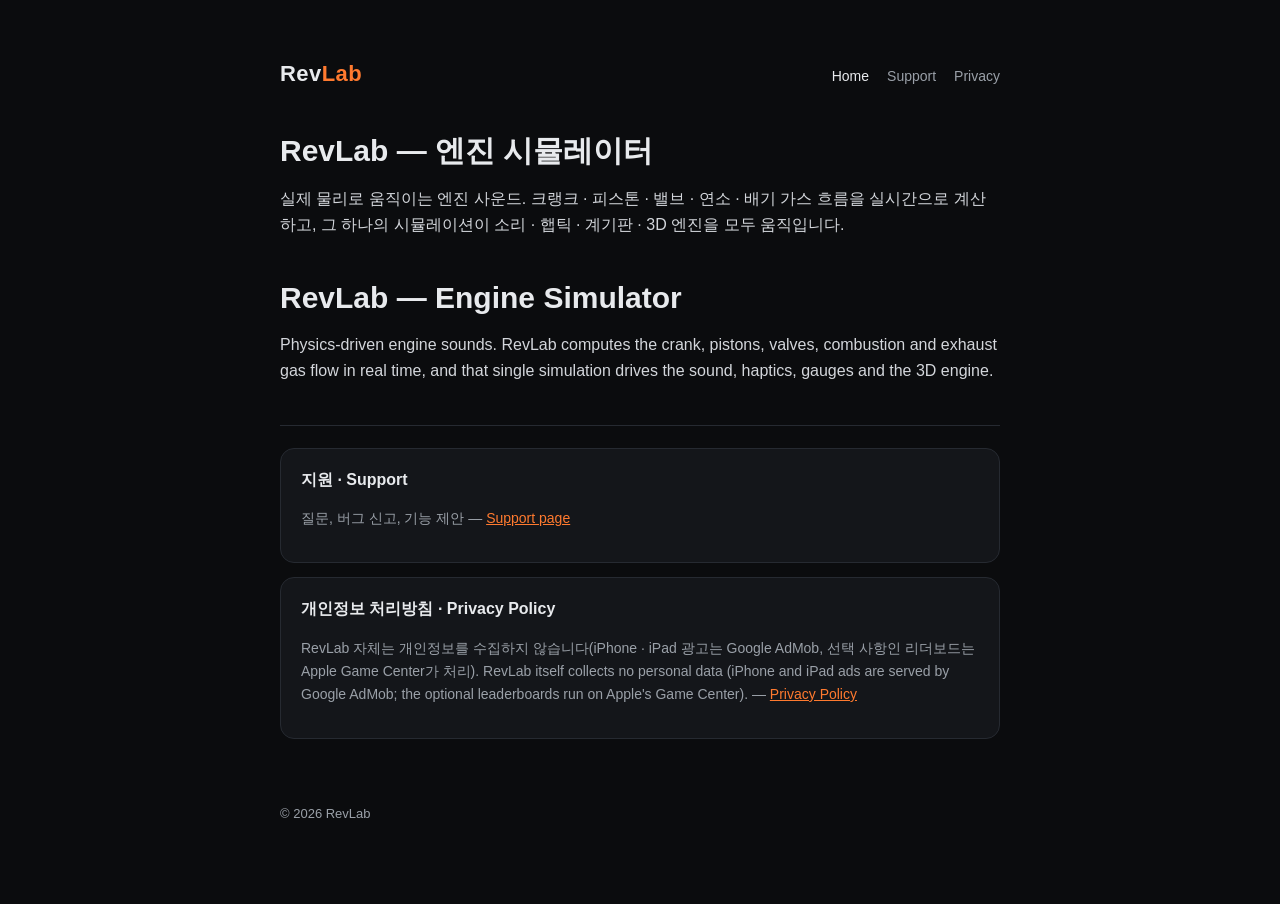
<file: index.html>
<!doctype html>
<html lang="ko">
<head>
<meta charset="utf-8">
<meta name="viewport" content="width=device-width, initial-scale=1">
<title>RevLab — 엔진 시뮬레이터</title>
<meta name="description" content="RevLab: 실제 물리로 움직이는 엔진 사운드. Physics-driven engine sounds.">
<link rel="stylesheet" href="style.css">
</head>
<body>
<main>
  <header>
    <a class="brand" href="./">Rev<span>Lab</span></a>
    <nav><a href="./" aria-current="page">Home</a><a href="support.html">Support</a><a href="privacy.html">Privacy</a></nav>
  </header>

  <h1>RevLab — 엔진 시뮬레이터</h1>
  <p>실제 물리로 움직이는 엔진 사운드. 크랭크 · 피스톤 · 밸브 · 연소 · 배기 가스 흐름을 실시간으로 계산하고, 그 하나의 시뮬레이션이 소리 · 햅틱 · 계기판 · 3D 엔진을 모두 움직입니다.</p>

  <h1 style="margin-top:40px">RevLab — Engine Simulator</h1>
  <p>Physics-driven engine sounds. RevLab computes the crank, pistons, valves, combustion and exhaust gas flow in real time, and that single simulation drives the sound, haptics, gauges and the 3D engine.</p>

  <section>
    <div class="card">
      <strong>지원 · Support</strong>
      <p class="muted">질문, 버그 신고, 기능 제안 — <a href="support.html">Support page</a></p>
    </div>
    <div class="card">
      <strong>개인정보 처리방침 · Privacy Policy</strong>
      <p class="muted">RevLab 자체는 개인정보를 수집하지 않습니다(iPhone · iPad 광고는 Google AdMob, 선택 사항인 리더보드는 Apple Game Center가 처리). RevLab itself collects no personal data (iPhone and iPad ads are served by Google AdMob; the optional leaderboards run on Apple's Game Center). — <a href="privacy.html">Privacy Policy</a></p>
    </div>
  </section>

  <footer>© 2026 RevLab</footer>
</main>
</body>
</html>
</file>
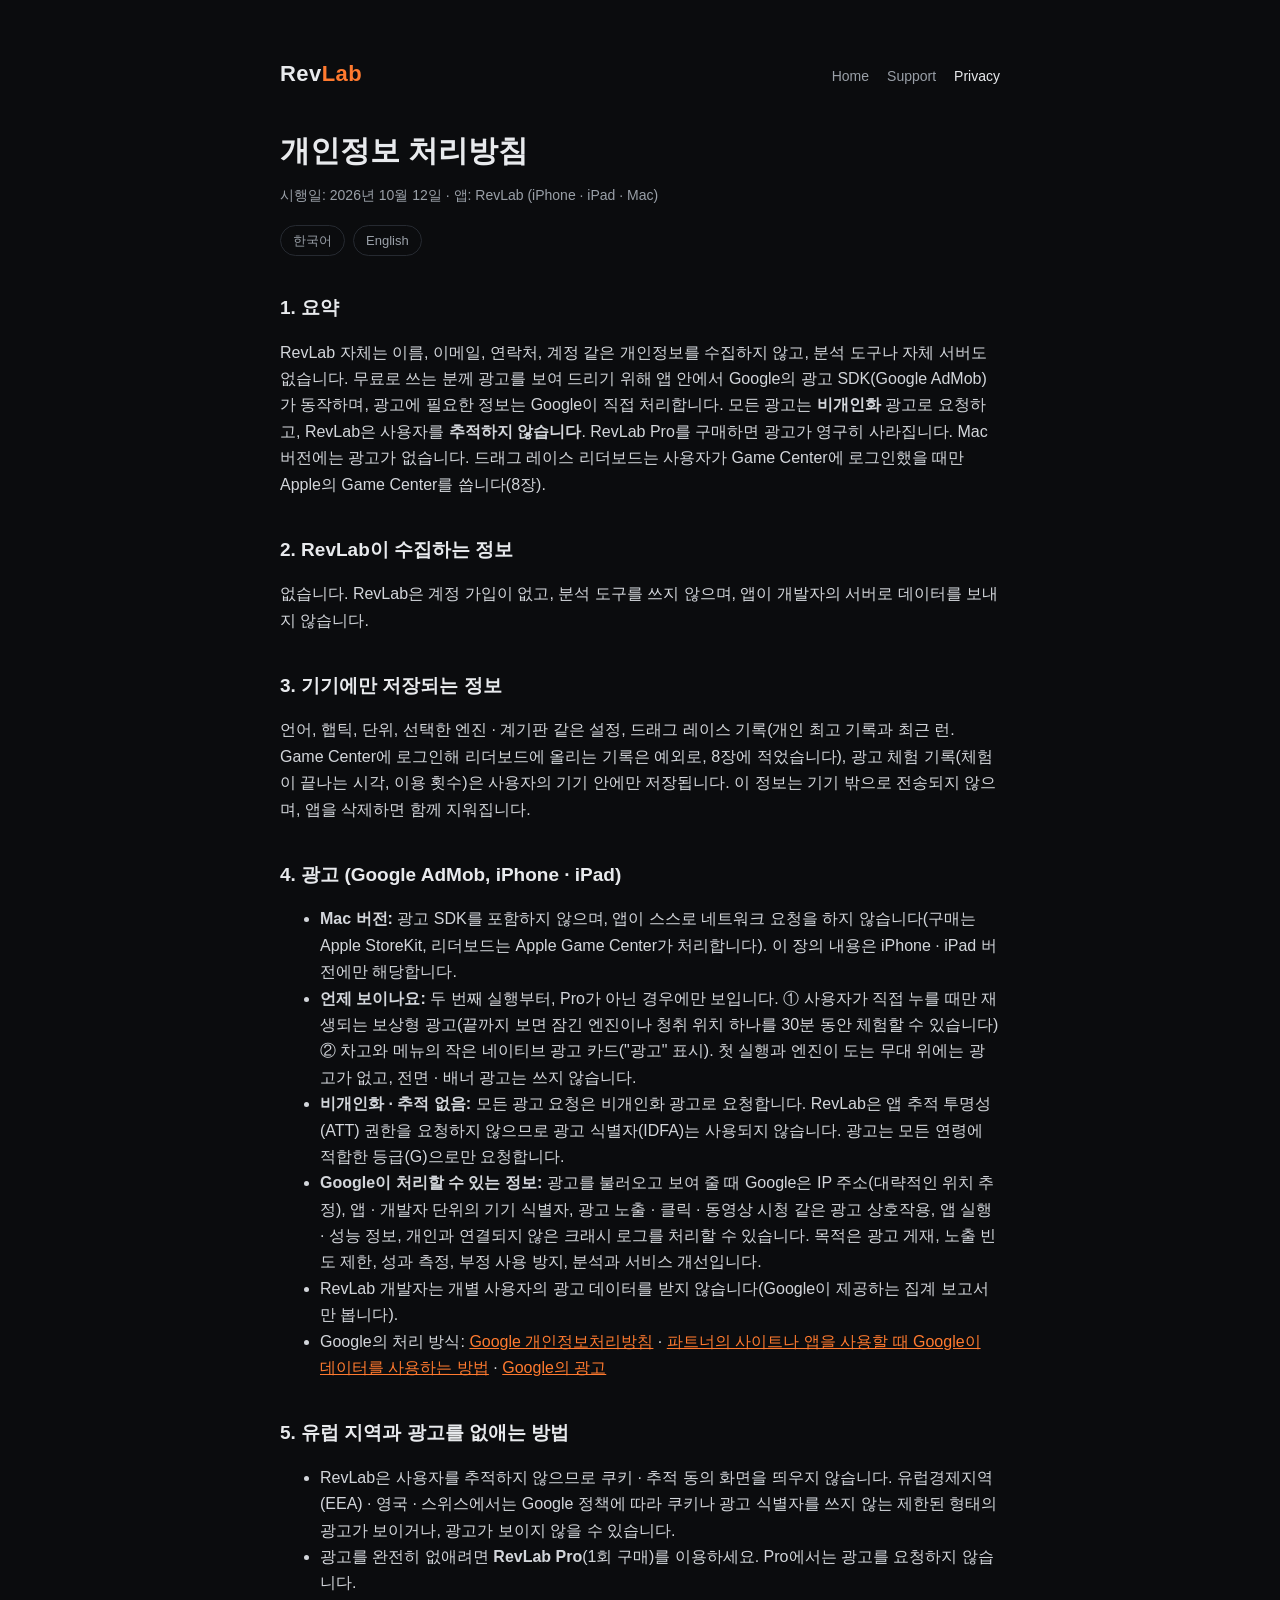
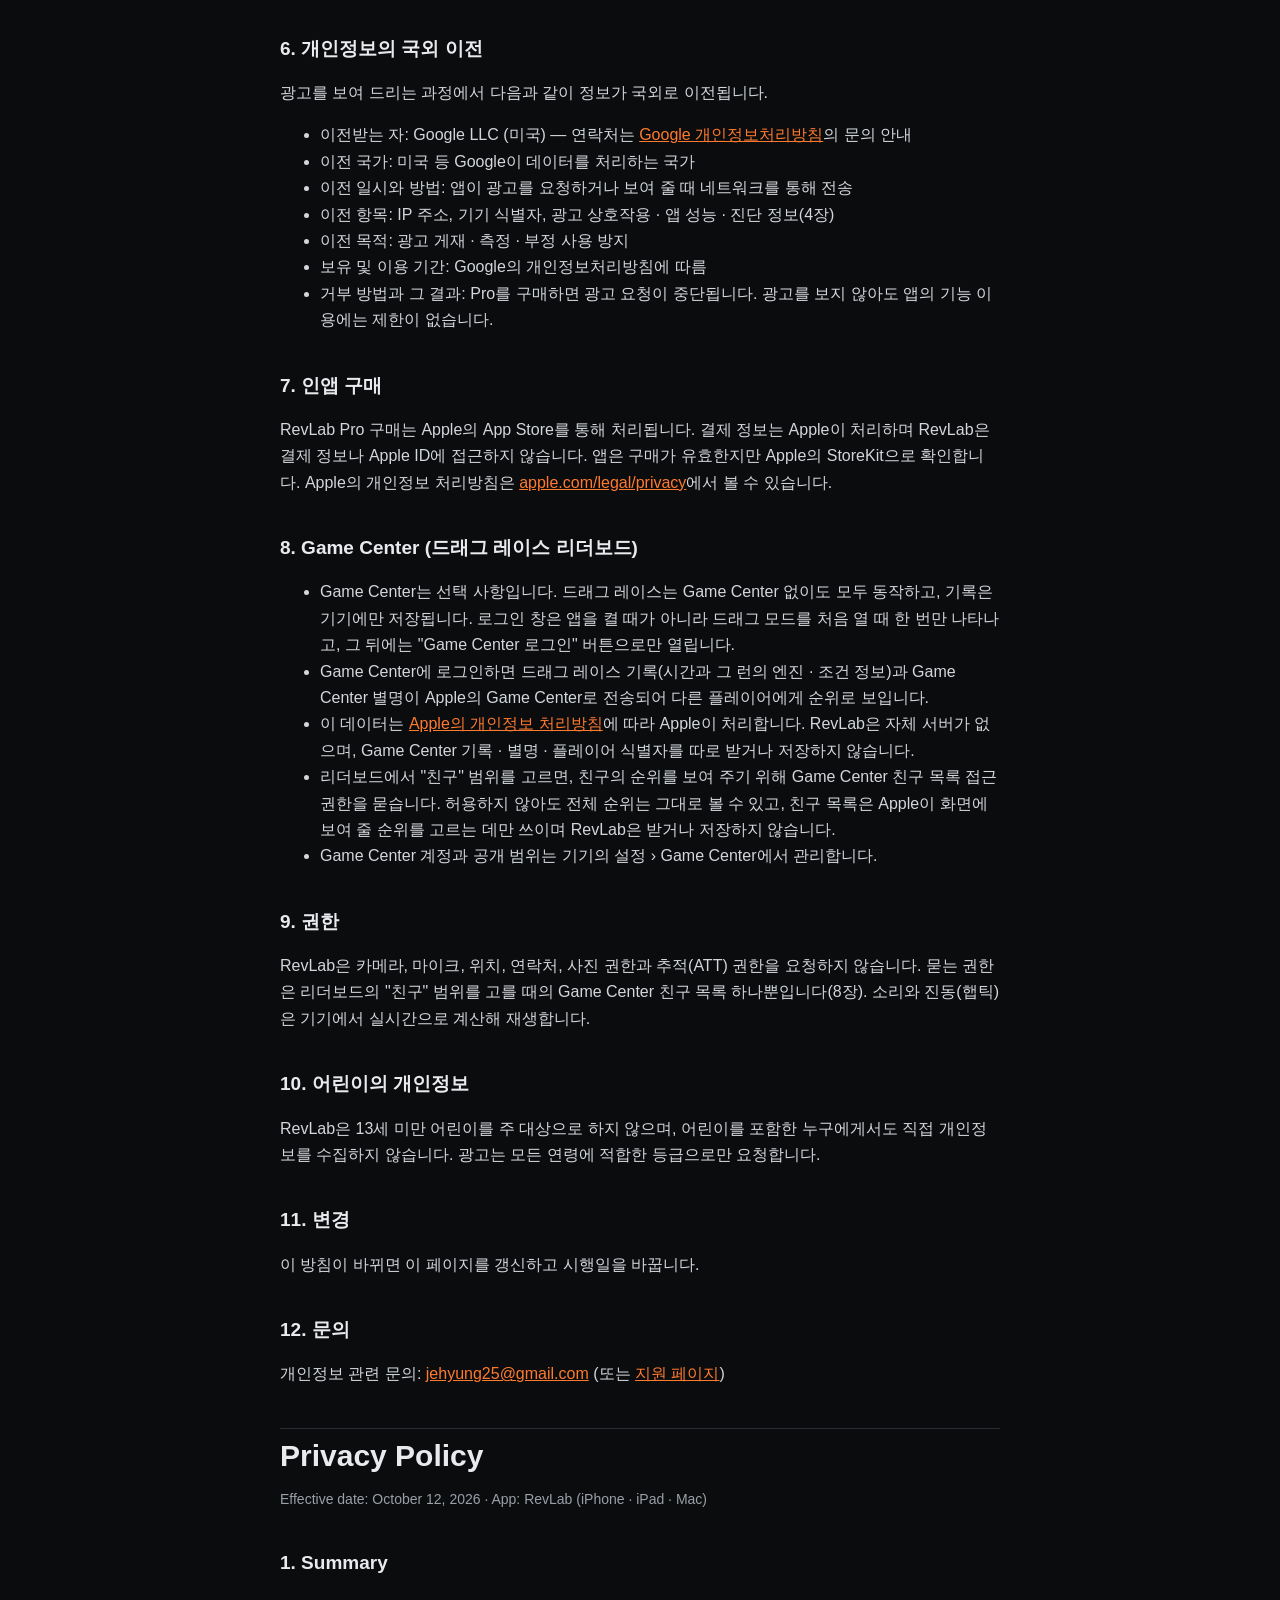
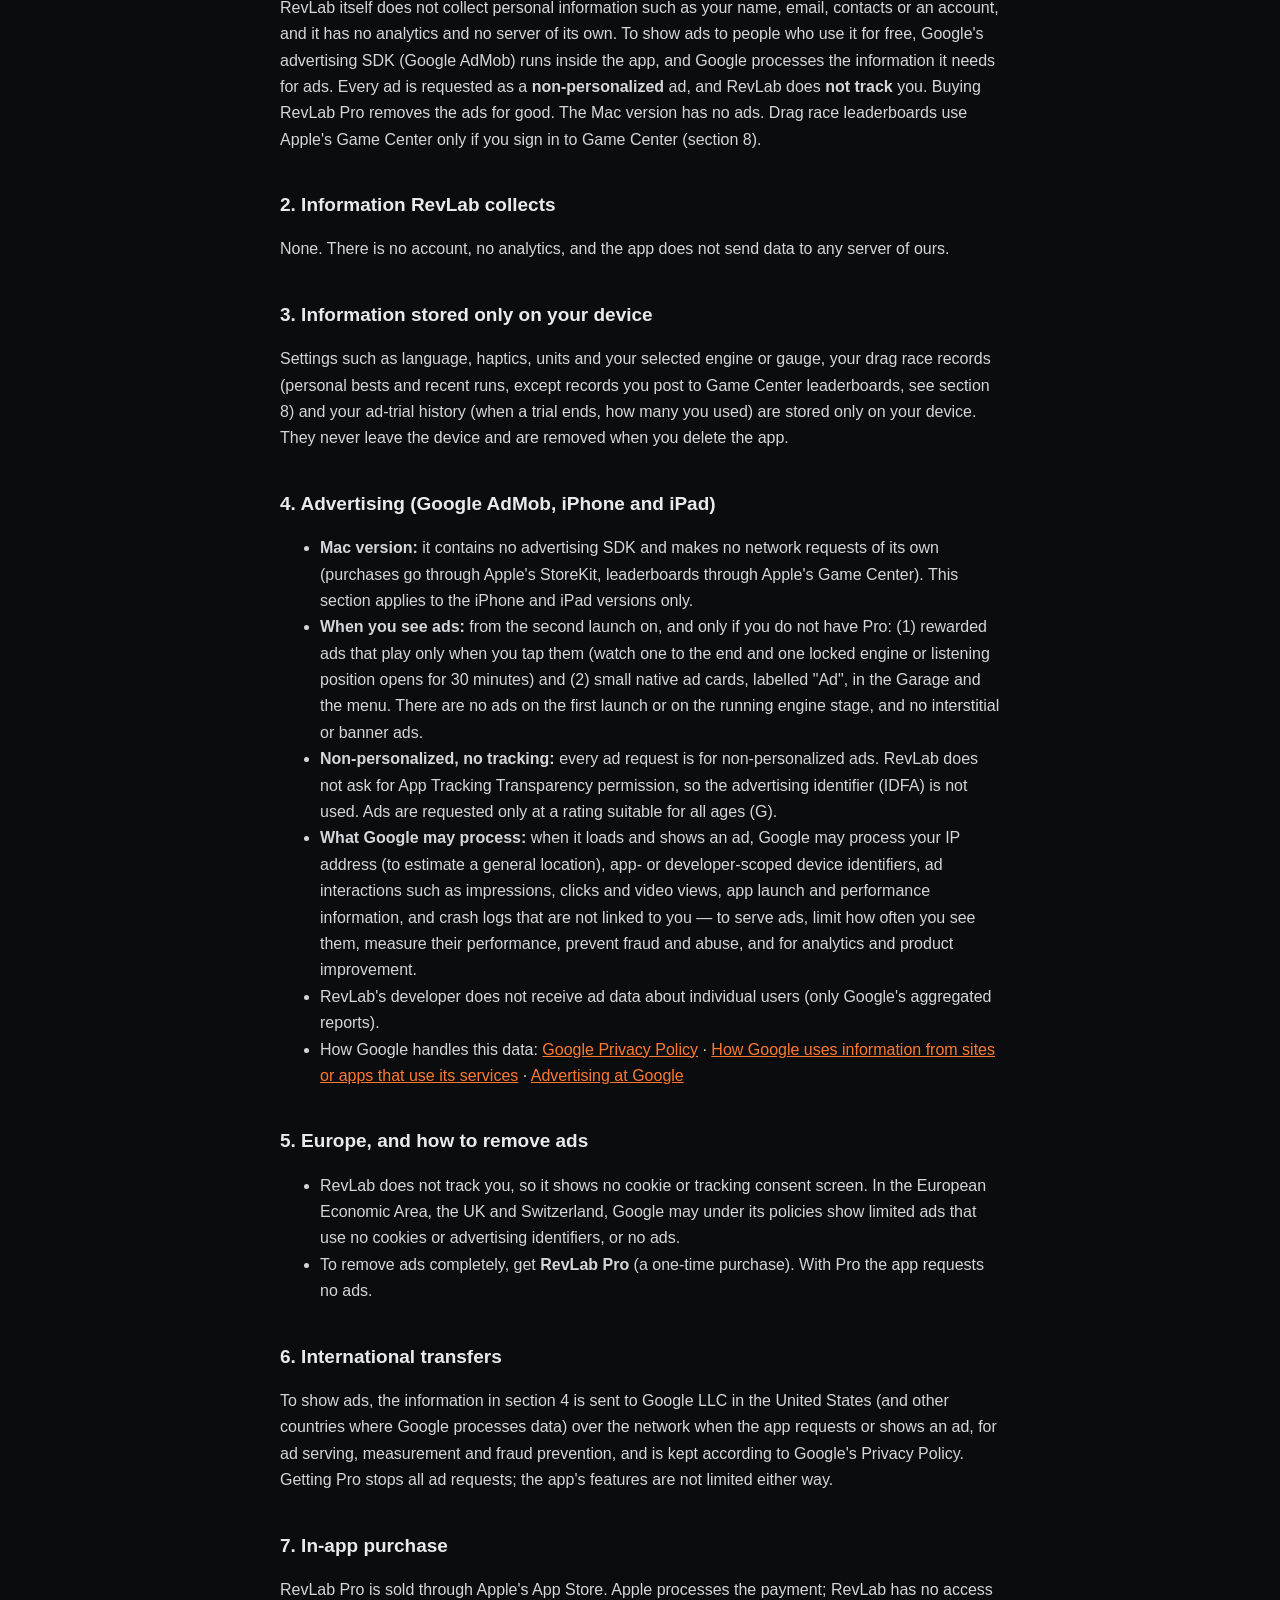
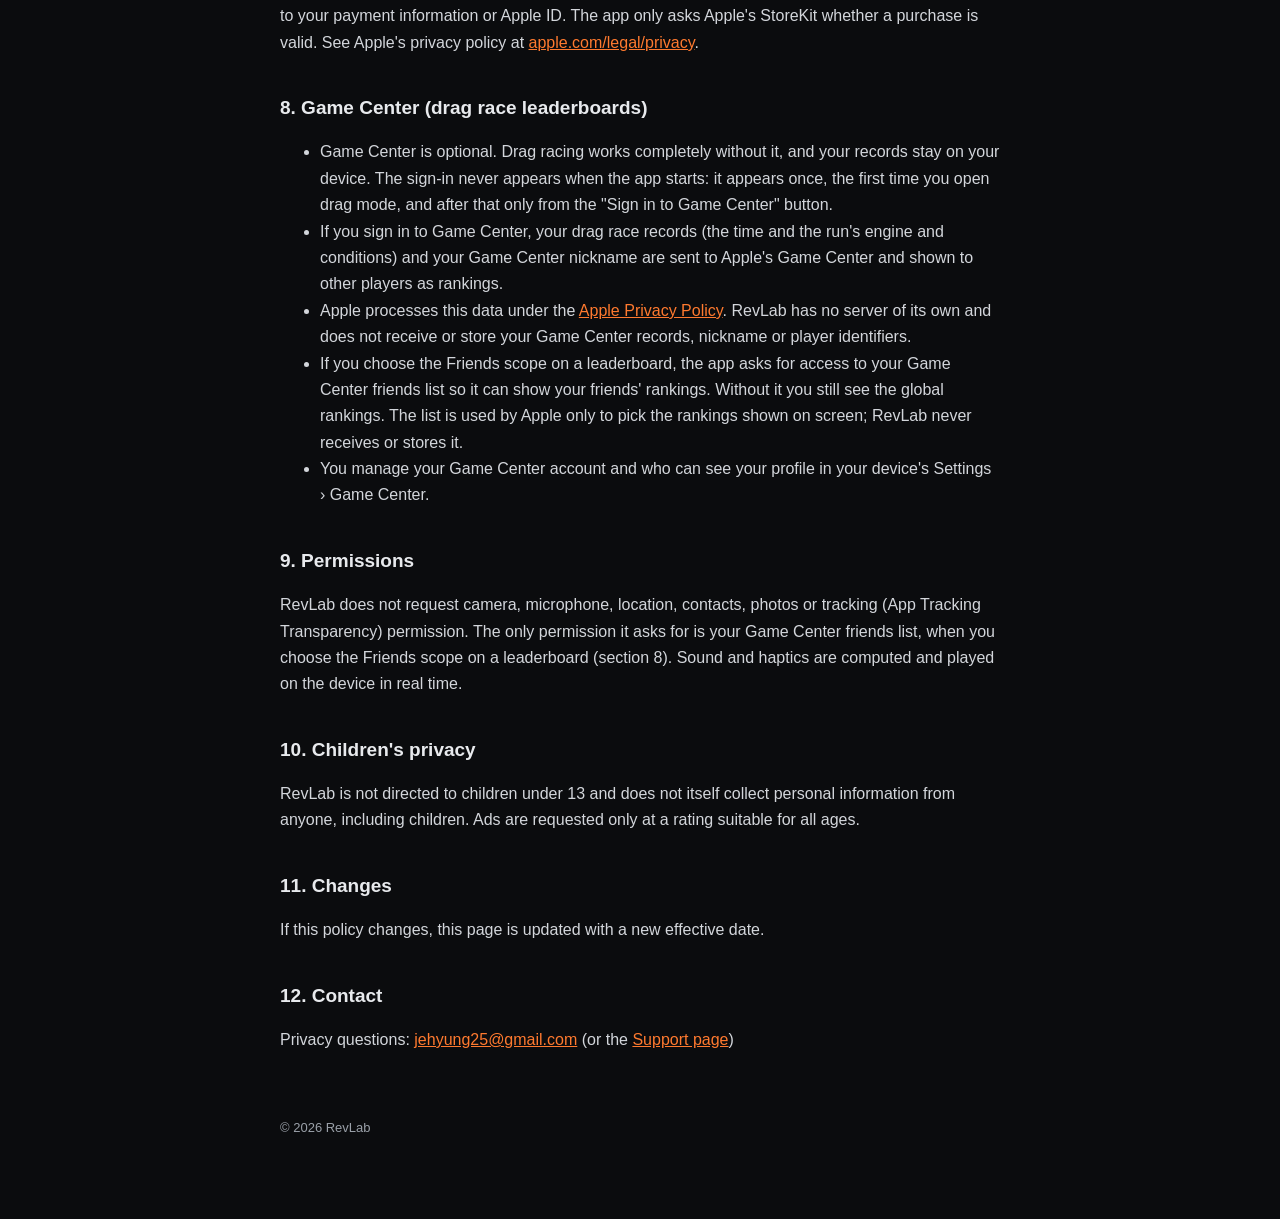
<file: privacy.html>
<!doctype html>
<html lang="ko">
<head>
<meta charset="utf-8">
<meta name="viewport" content="width=device-width, initial-scale=1">
<title>RevLab — 개인정보 처리방침 · Privacy Policy</title>
<link rel="stylesheet" href="style.css">
</head>
<body>
<main>
  <header>
    <a class="brand" href="./">Rev<span>Lab</span></a>
    <nav><a href="./">Home</a><a href="support.html">Support</a><a href="privacy.html" aria-current="page">Privacy</a></nav>
  </header>

  <h1>개인정보 처리방침</h1>
  <p class="muted">시행일: 2026년 10월 12일 · 앱: RevLab (iPhone · iPad · Mac)</p>
  <div class="lang"><a href="#ko">한국어</a><a href="#en">English</a></div>

  <div id="ko">
    <h2>1. 요약</h2>
    <p>RevLab 자체는 이름, 이메일, 연락처, 계정 같은 개인정보를 수집하지 않고, 분석 도구나 자체 서버도 없습니다. 무료로 쓰는 분께 광고를 보여 드리기 위해 앱 안에서 Google의 광고 SDK(Google AdMob)가 동작하며, 광고에 필요한 정보는 Google이 직접 처리합니다. 모든 광고는 <strong>비개인화</strong> 광고로 요청하고, RevLab은 사용자를 <strong>추적하지 않습니다</strong>. RevLab Pro를 구매하면 광고가 영구히 사라집니다. Mac 버전에는 광고가 없습니다. 드래그 레이스 리더보드는 사용자가 Game Center에 로그인했을 때만 Apple의 Game Center를 씁니다(8장).</p>
    <h2>2. RevLab이 수집하는 정보</h2>
    <p>없습니다. RevLab은 계정 가입이 없고, 분석 도구를 쓰지 않으며, 앱이 개발자의 서버로 데이터를 보내지 않습니다.</p>
    <h2>3. 기기에만 저장되는 정보</h2>
    <p>언어, 햅틱, 단위, 선택한 엔진 · 계기판 같은 설정, 드래그 레이스 기록(개인 최고 기록과 최근 런. Game Center에 로그인해 리더보드에 올리는 기록은 예외로, 8장에 적었습니다), 광고 체험 기록(체험이 끝나는 시각, 이용 횟수)은 사용자의 기기 안에만 저장됩니다. 이 정보는 기기 밖으로 전송되지 않으며, 앱을 삭제하면 함께 지워집니다.</p>
    <h2>4. 광고 (Google AdMob, iPhone · iPad)</h2>
    <ul>
      <li><strong>Mac 버전:</strong> 광고 SDK를 포함하지 않으며, 앱이 스스로 네트워크 요청을 하지 않습니다(구매는 Apple StoreKit, 리더보드는 Apple Game Center가 처리합니다). 이 장의 내용은 iPhone · iPad 버전에만 해당합니다.</li>
      <li><strong>언제 보이나요:</strong> 두 번째 실행부터, Pro가 아닌 경우에만 보입니다. ① 사용자가 직접 누를 때만 재생되는 보상형 광고(끝까지 보면 잠긴 엔진이나 청취 위치 하나를 30분 동안 체험할 수 있습니다) ② 차고와 메뉴의 작은 네이티브 광고 카드("광고" 표시). 첫 실행과 엔진이 도는 무대 위에는 광고가 없고, 전면 · 배너 광고는 쓰지 않습니다.</li>
      <li><strong>비개인화 · 추적 없음:</strong> 모든 광고 요청은 비개인화 광고로 요청합니다. RevLab은 앱 추적 투명성(ATT) 권한을 요청하지 않으므로 광고 식별자(IDFA)는 사용되지 않습니다. 광고는 모든 연령에 적합한 등급(G)으로만 요청합니다.</li>
      <li><strong>Google이 처리할 수 있는 정보:</strong> 광고를 불러오고 보여 줄 때 Google은 IP 주소(대략적인 위치 추정), 앱 · 개발자 단위의 기기 식별자, 광고 노출 · 클릭 · 동영상 시청 같은 광고 상호작용, 앱 실행 · 성능 정보, 개인과 연결되지 않은 크래시 로그를 처리할 수 있습니다. 목적은 광고 게재, 노출 빈도 제한, 성과 측정, 부정 사용 방지, 분석과 서비스 개선입니다.</li>
      <li>RevLab 개발자는 개별 사용자의 광고 데이터를 받지 않습니다(Google이 제공하는 집계 보고서만 봅니다).</li>
      <li>Google의 처리 방식: <a href="https://policies.google.com/privacy">Google 개인정보처리방침</a> · <a href="https://policies.google.com/technologies/partner-sites">파트너의 사이트나 앱을 사용할 때 Google이 데이터를 사용하는 방법</a> · <a href="https://policies.google.com/technologies/ads">Google의 광고</a></li>
    </ul>
    <h2>5. 유럽 지역과 광고를 없애는 방법</h2>
    <ul>
      <li>RevLab은 사용자를 추적하지 않으므로 쿠키 · 추적 동의 화면을 띄우지 않습니다. 유럽경제지역(EEA) · 영국 · 스위스에서는 Google 정책에 따라 쿠키나 광고 식별자를 쓰지 않는 제한된 형태의 광고가 보이거나, 광고가 보이지 않을 수 있습니다.</li>
      <li>광고를 완전히 없애려면 <strong>RevLab Pro</strong>(1회 구매)를 이용하세요. Pro에서는 광고를 요청하지 않습니다.</li>
    </ul>
    <h2>6. 개인정보의 국외 이전</h2>
    <p>광고를 보여 드리는 과정에서 다음과 같이 정보가 국외로 이전됩니다.</p>
    <ul>
      <li>이전받는 자: Google LLC (미국) — 연락처는 <a href="https://policies.google.com/privacy">Google 개인정보처리방침</a>의 문의 안내</li>
      <li>이전 국가: 미국 등 Google이 데이터를 처리하는 국가</li>
      <li>이전 일시와 방법: 앱이 광고를 요청하거나 보여 줄 때 네트워크를 통해 전송</li>
      <li>이전 항목: IP 주소, 기기 식별자, 광고 상호작용 · 앱 성능 · 진단 정보(4장)</li>
      <li>이전 목적: 광고 게재 · 측정 · 부정 사용 방지</li>
      <li>보유 및 이용 기간: Google의 개인정보처리방침에 따름</li>
      <li>거부 방법과 그 결과: Pro를 구매하면 광고 요청이 중단됩니다. 광고를 보지 않아도 앱의 기능 이용에는 제한이 없습니다.</li>
    </ul>
    <h2>7. 인앱 구매</h2>
    <p>RevLab Pro 구매는 Apple의 App Store를 통해 처리됩니다. 결제 정보는 Apple이 처리하며 RevLab은 결제 정보나 Apple ID에 접근하지 않습니다. 앱은 구매가 유효한지만 Apple의 StoreKit으로 확인합니다. Apple의 개인정보 처리방침은 <a href="https://www.apple.com/kr/legal/privacy/">apple.com/legal/privacy</a>에서 볼 수 있습니다.</p>
    <h2>8. Game Center (드래그 레이스 리더보드)</h2>
    <ul>
      <li>Game Center는 선택 사항입니다. 드래그 레이스는 Game Center 없이도 모두 동작하고, 기록은 기기에만 저장됩니다. 로그인 창은 앱을 켤 때가 아니라 드래그 모드를 처음 열 때 한 번만 나타나고, 그 뒤에는 "Game Center 로그인" 버튼으로만 열립니다.</li>
      <li>Game Center에 로그인하면 드래그 레이스 기록(시간과 그 런의 엔진 · 조건 정보)과 Game Center 별명이 Apple의 Game Center로 전송되어 다른 플레이어에게 순위로 보입니다.</li>
      <li>이 데이터는 <a href="https://www.apple.com/kr/legal/privacy/">Apple의 개인정보 처리방침</a>에 따라 Apple이 처리합니다. RevLab은 자체 서버가 없으며, Game Center 기록 · 별명 · 플레이어 식별자를 따로 받거나 저장하지 않습니다.</li>
      <li>리더보드에서 "친구" 범위를 고르면, 친구의 순위를 보여 주기 위해 Game Center 친구 목록 접근 권한을 묻습니다. 허용하지 않아도 전체 순위는 그대로 볼 수 있고, 친구 목록은 Apple이 화면에 보여 줄 순위를 고르는 데만 쓰이며 RevLab은 받거나 저장하지 않습니다.</li>
      <li>Game Center 계정과 공개 범위는 기기의 설정 › Game Center에서 관리합니다.</li>
    </ul>
    <h2>9. 권한</h2>
    <p>RevLab은 카메라, 마이크, 위치, 연락처, 사진 권한과 추적(ATT) 권한을 요청하지 않습니다. 묻는 권한은 리더보드의 "친구" 범위를 고를 때의 Game Center 친구 목록 하나뿐입니다(8장). 소리와 진동(햅틱)은 기기에서 실시간으로 계산해 재생합니다.</p>
    <h2>10. 어린이의 개인정보</h2>
    <p>RevLab은 13세 미만 어린이를 주 대상으로 하지 않으며, 어린이를 포함한 누구에게서도 직접 개인정보를 수집하지 않습니다. 광고는 모든 연령에 적합한 등급으로만 요청합니다.</p>
    <h2>11. 변경</h2>
    <p>이 방침이 바뀌면 이 페이지를 갱신하고 시행일을 바꿉니다.</p>
    <h2>12. 문의</h2>
    <p>개인정보 관련 문의: <a href="mailto:jehyung25@gmail.com">jehyung25@gmail.com</a> (또는 <a href="support.html">지원 페이지</a>)</p>
  </div>

  <section id="en">
    <h1>Privacy Policy</h1>
    <p class="muted">Effective date: October 12, 2026 · App: RevLab (iPhone · iPad · Mac)</p>
    <h2>1. Summary</h2>
    <p>RevLab itself does not collect personal information such as your name, email, contacts or an account, and it has no analytics and no server of its own. To show ads to people who use it for free, Google's advertising SDK (Google AdMob) runs inside the app, and Google processes the information it needs for ads. Every ad is requested as a <strong>non-personalized</strong> ad, and RevLab does <strong>not track</strong> you. Buying RevLab Pro removes the ads for good. The Mac version has no ads. Drag race leaderboards use Apple's Game Center only if you sign in to Game Center (section 8).</p>
    <h2>2. Information RevLab collects</h2>
    <p>None. There is no account, no analytics, and the app does not send data to any server of ours.</p>
    <h2>3. Information stored only on your device</h2>
    <p>Settings such as language, haptics, units and your selected engine or gauge, your drag race records (personal bests and recent runs, except records you post to Game Center leaderboards, see section 8) and your ad-trial history (when a trial ends, how many you used) are stored only on your device. They never leave the device and are removed when you delete the app.</p>
    <h2>4. Advertising (Google AdMob, iPhone and iPad)</h2>
    <ul>
      <li><strong>Mac version:</strong> it contains no advertising SDK and makes no network requests of its own (purchases go through Apple's StoreKit, leaderboards through Apple's Game Center). This section applies to the iPhone and iPad versions only.</li>
      <li><strong>When you see ads:</strong> from the second launch on, and only if you do not have Pro: (1) rewarded ads that play only when you tap them (watch one to the end and one locked engine or listening position opens for 30 minutes) and (2) small native ad cards, labelled "Ad", in the Garage and the menu. There are no ads on the first launch or on the running engine stage, and no interstitial or banner ads.</li>
      <li><strong>Non-personalized, no tracking:</strong> every ad request is for non-personalized ads. RevLab does not ask for App Tracking Transparency permission, so the advertising identifier (IDFA) is not used. Ads are requested only at a rating suitable for all ages (G).</li>
      <li><strong>What Google may process:</strong> when it loads and shows an ad, Google may process your IP address (to estimate a general location), app- or developer-scoped device identifiers, ad interactions such as impressions, clicks and video views, app launch and performance information, and crash logs that are not linked to you — to serve ads, limit how often you see them, measure their performance, prevent fraud and abuse, and for analytics and product improvement.</li>
      <li>RevLab's developer does not receive ad data about individual users (only Google's aggregated reports).</li>
      <li>How Google handles this data: <a href="https://policies.google.com/privacy">Google Privacy Policy</a> · <a href="https://policies.google.com/technologies/partner-sites">How Google uses information from sites or apps that use its services</a> · <a href="https://policies.google.com/technologies/ads">Advertising at Google</a></li>
    </ul>
    <h2>5. Europe, and how to remove ads</h2>
    <ul>
      <li>RevLab does not track you, so it shows no cookie or tracking consent screen. In the European Economic Area, the UK and Switzerland, Google may under its policies show limited ads that use no cookies or advertising identifiers, or no ads.</li>
      <li>To remove ads completely, get <strong>RevLab Pro</strong> (a one-time purchase). With Pro the app requests no ads.</li>
    </ul>
    <h2>6. International transfers</h2>
    <p>To show ads, the information in section 4 is sent to Google LLC in the United States (and other countries where Google processes data) over the network when the app requests or shows an ad, for ad serving, measurement and fraud prevention, and is kept according to Google's Privacy Policy. Getting Pro stops all ad requests; the app's features are not limited either way.</p>
    <h2>7. In-app purchase</h2>
    <p>RevLab Pro is sold through Apple's App Store. Apple processes the payment; RevLab has no access to your payment information or Apple ID. The app only asks Apple's StoreKit whether a purchase is valid. See Apple's privacy policy at <a href="https://www.apple.com/legal/privacy/">apple.com/legal/privacy</a>.</p>
    <h2>8. Game Center (drag race leaderboards)</h2>
    <ul>
      <li>Game Center is optional. Drag racing works completely without it, and your records stay on your device. The sign-in never appears when the app starts: it appears once, the first time you open drag mode, and after that only from the "Sign in to Game Center" button.</li>
      <li>If you sign in to Game Center, your drag race records (the time and the run's engine and conditions) and your Game Center nickname are sent to Apple's Game Center and shown to other players as rankings.</li>
      <li>Apple processes this data under the <a href="https://www.apple.com/legal/privacy/">Apple Privacy Policy</a>. RevLab has no server of its own and does not receive or store your Game Center records, nickname or player identifiers.</li>
      <li>If you choose the Friends scope on a leaderboard, the app asks for access to your Game Center friends list so it can show your friends' rankings. Without it you still see the global rankings. The list is used by Apple only to pick the rankings shown on screen; RevLab never receives or stores it.</li>
      <li>You manage your Game Center account and who can see your profile in your device's Settings › Game Center.</li>
    </ul>
    <h2>9. Permissions</h2>
    <p>RevLab does not request camera, microphone, location, contacts, photos or tracking (App Tracking Transparency) permission. The only permission it asks for is your Game Center friends list, when you choose the Friends scope on a leaderboard (section 8). Sound and haptics are computed and played on the device in real time.</p>
    <h2>10. Children's privacy</h2>
    <p>RevLab is not directed to children under 13 and does not itself collect personal information from anyone, including children. Ads are requested only at a rating suitable for all ages.</p>
    <h2>11. Changes</h2>
    <p>If this policy changes, this page is updated with a new effective date.</p>
    <h2>12. Contact</h2>
    <p>Privacy questions: <a href="mailto:jehyung25@gmail.com">jehyung25@gmail.com</a> (or the <a href="support.html">Support page</a>)</p>
  </section>

  <footer>© 2026 RevLab</footer>
</main>
</body>
</html>
</file>
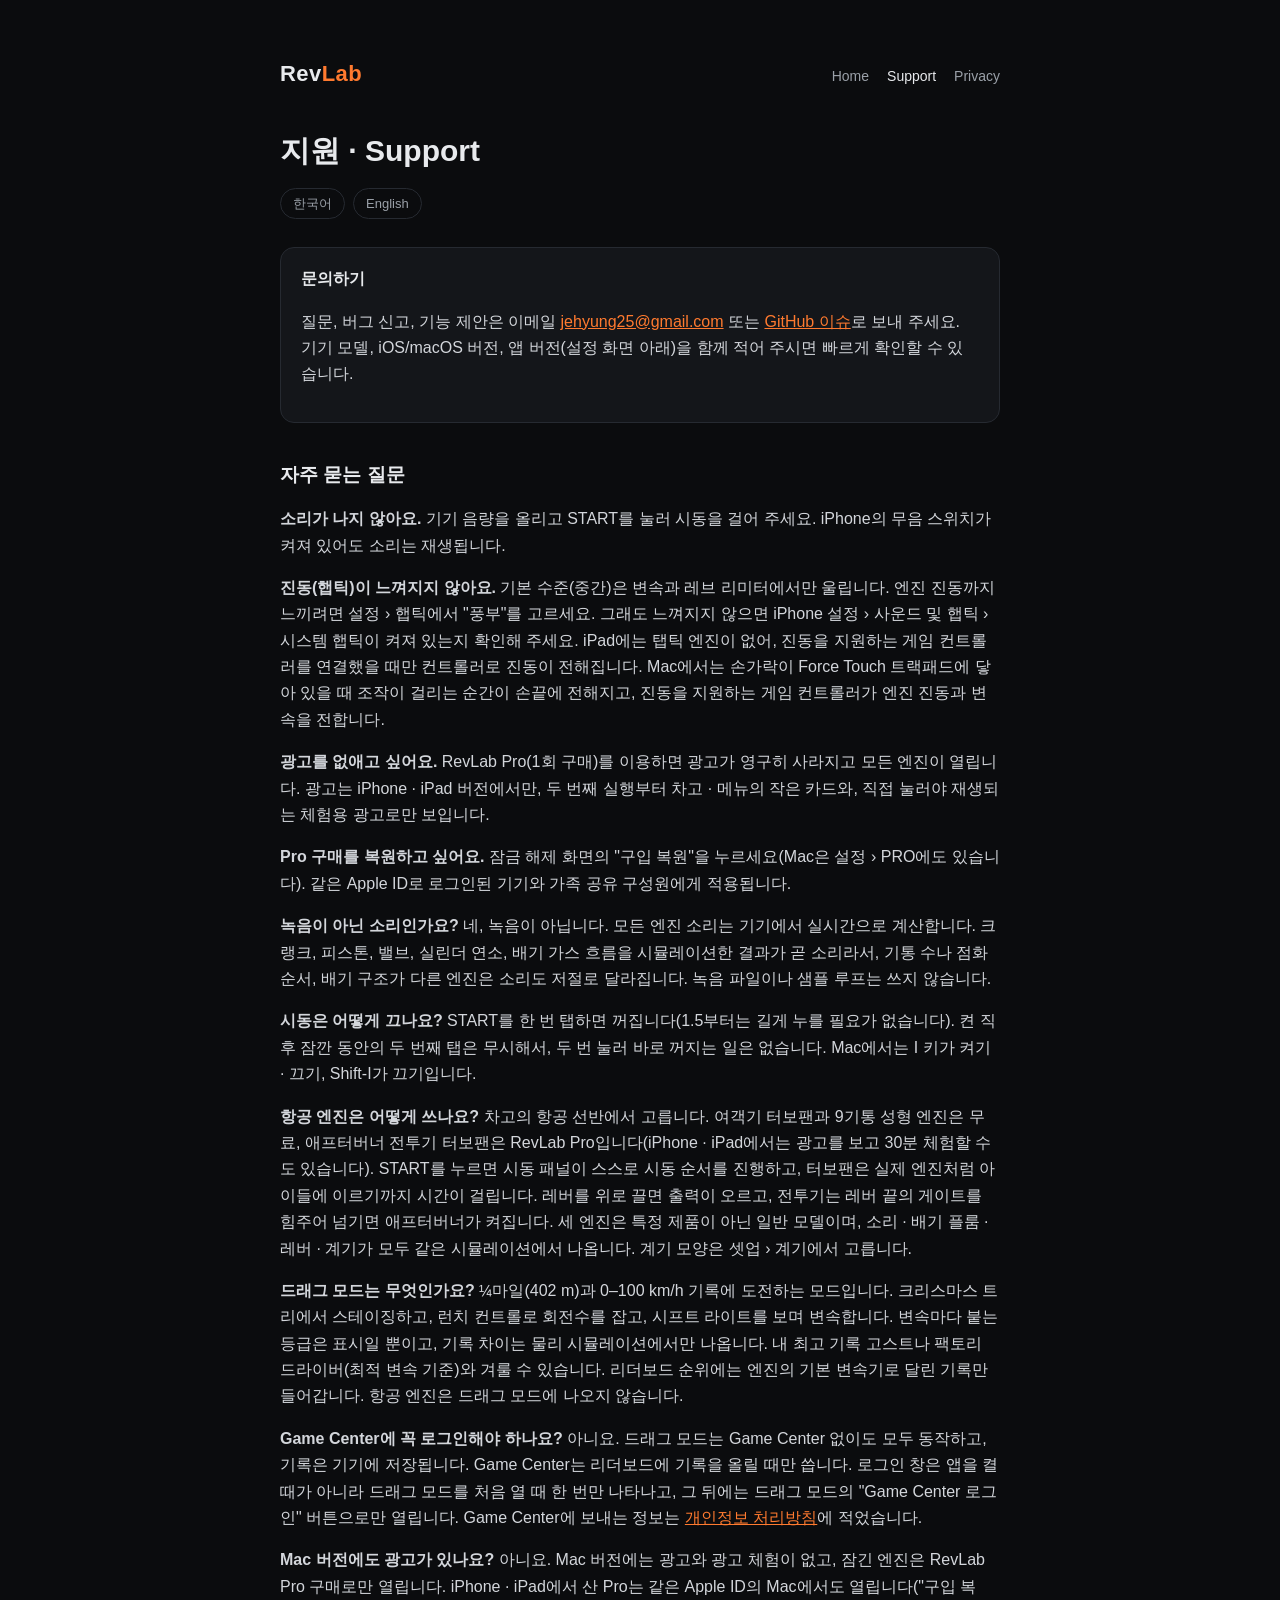
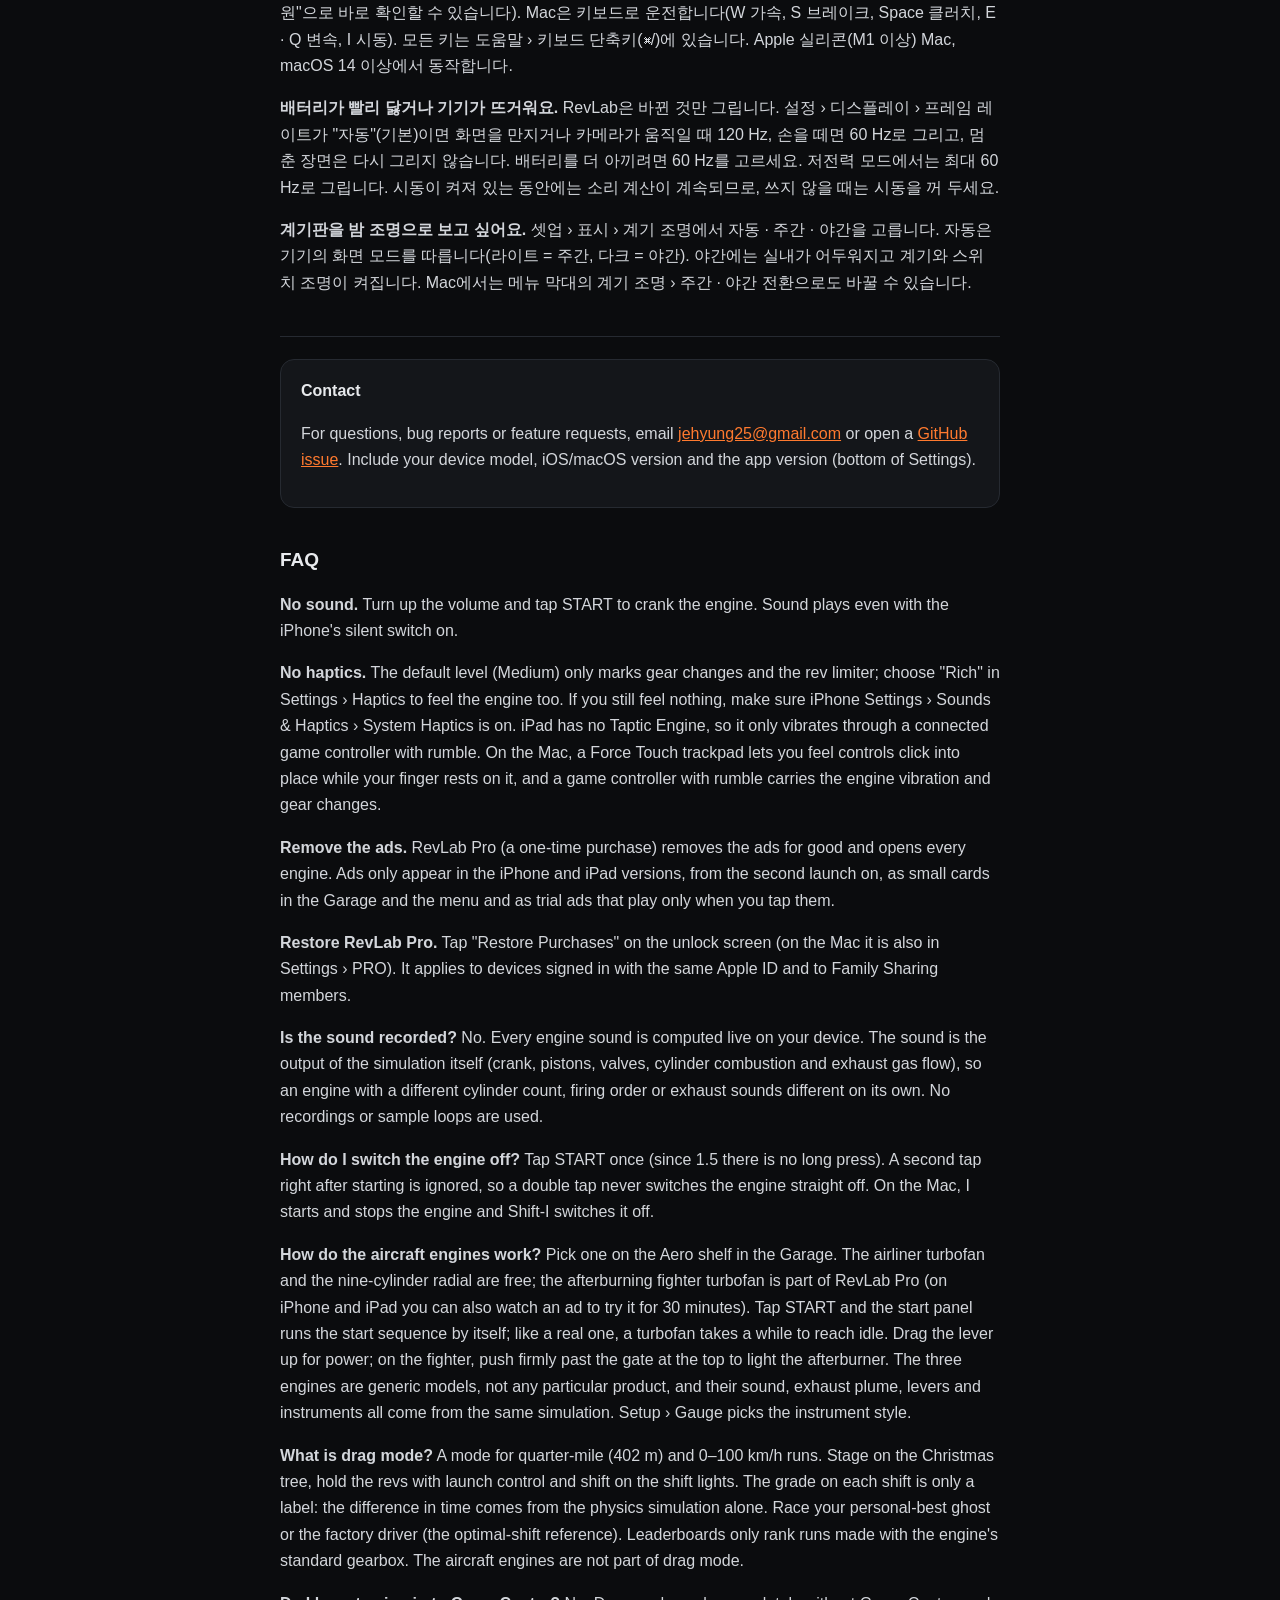
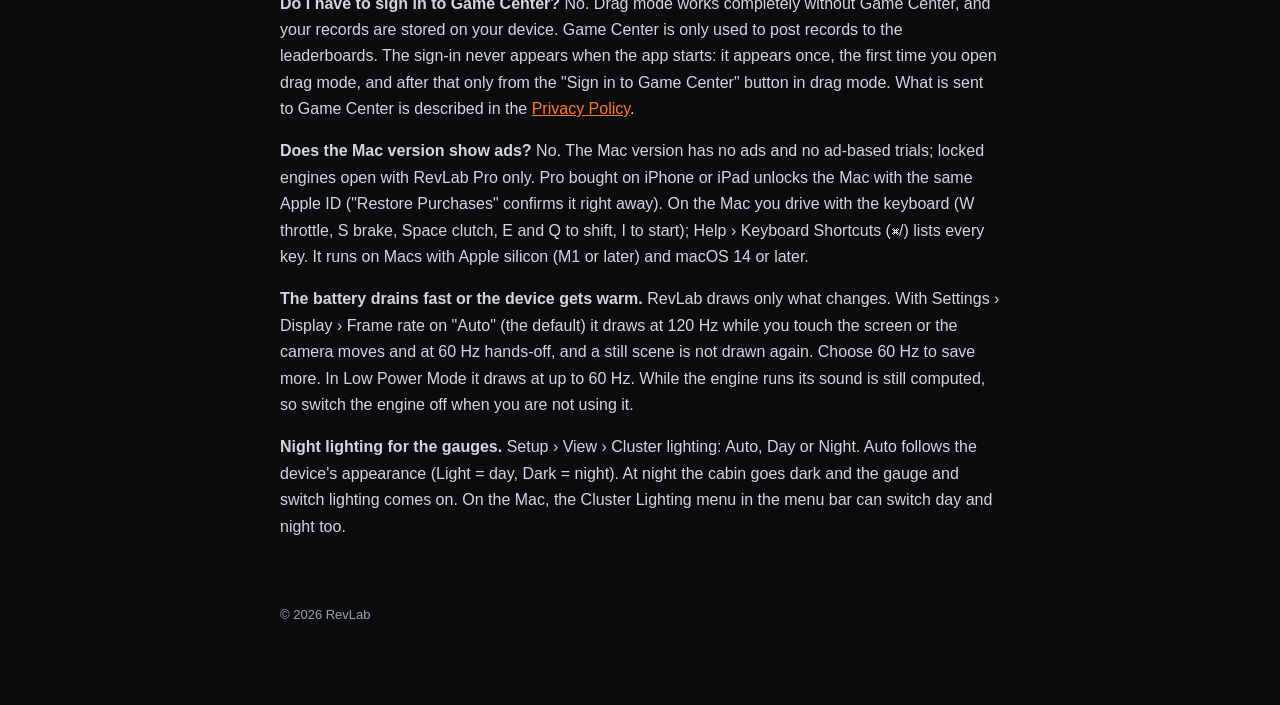
<file: support.html>
<!doctype html>
<html lang="ko">
<head>
<meta charset="utf-8">
<meta name="viewport" content="width=device-width, initial-scale=1">
<title>RevLab — 지원 · Support</title>
<link rel="stylesheet" href="style.css">
</head>
<body>
<main>
  <header>
    <a class="brand" href="./">Rev<span>Lab</span></a>
    <nav><a href="./">Home</a><a href="support.html" aria-current="page">Support</a><a href="privacy.html">Privacy</a></nav>
  </header>

  <h1>지원 · Support</h1>
  <div class="lang"><a href="#ko">한국어</a><a href="#en">English</a></div>

  <div id="ko">
    <div class="card">
      <strong>문의하기</strong>
      <p>질문, 버그 신고, 기능 제안은 이메일 <a href="mailto:jehyung25@gmail.com">jehyung25@gmail.com</a> 또는 <a href="https://github.com/jeboong/revlab-support/issues/new">GitHub 이슈</a>로 보내 주세요. 기기 모델, iOS/macOS 버전, 앱 버전(설정 화면 아래)을 함께 적어 주시면 빠르게 확인할 수 있습니다.</p>
    </div>
    <h2>자주 묻는 질문</h2>
    <p><strong>소리가 나지 않아요.</strong> 기기 음량을 올리고 START를 눌러 시동을 걸어 주세요. iPhone의 무음 스위치가 켜져 있어도 소리는 재생됩니다.</p>
    <p><strong>진동(햅틱)이 느껴지지 않아요.</strong> 기본 수준(중간)은 변속과 레브 리미터에서만 울립니다. 엔진 진동까지 느끼려면 설정 › 햅틱에서 "풍부"를 고르세요. 그래도 느껴지지 않으면 iPhone 설정 › 사운드 및 햅틱 › 시스템 햅틱이 켜져 있는지 확인해 주세요. iPad에는 탭틱 엔진이 없어, 진동을 지원하는 게임 컨트롤러를 연결했을 때만 컨트롤러로 진동이 전해집니다. Mac에서는 손가락이 Force Touch 트랙패드에 닿아 있을 때 조작이 걸리는 순간이 손끝에 전해지고, 진동을 지원하는 게임 컨트롤러가 엔진 진동과 변속을 전합니다.</p>
    <p><strong>광고를 없애고 싶어요.</strong> RevLab Pro(1회 구매)를 이용하면 광고가 영구히 사라지고 모든 엔진이 열립니다. 광고는 iPhone · iPad 버전에서만, 두 번째 실행부터 차고 · 메뉴의 작은 카드와, 직접 눌러야 재생되는 체험용 광고로만 보입니다.</p>
    <p><strong>Pro 구매를 복원하고 싶어요.</strong> 잠금 해제 화면의 "구입 복원"을 누르세요(Mac은 설정 › PRO에도 있습니다). 같은 Apple ID로 로그인된 기기와 가족 공유 구성원에게 적용됩니다.</p>
    <p><strong>녹음이 아닌 소리인가요?</strong> 네, 녹음이 아닙니다. 모든 엔진 소리는 기기에서 실시간으로 계산합니다. 크랭크, 피스톤, 밸브, 실린더 연소, 배기 가스 흐름을 시뮬레이션한 결과가 곧 소리라서, 기통 수나 점화 순서, 배기 구조가 다른 엔진은 소리도 저절로 달라집니다. 녹음 파일이나 샘플 루프는 쓰지 않습니다.</p>
    <p><strong>시동은 어떻게 끄나요?</strong> START를 한 번 탭하면 꺼집니다(1.5부터는 길게 누를 필요가 없습니다). 켠 직후 잠깐 동안의 두 번째 탭은 무시해서, 두 번 눌러 바로 꺼지는 일은 없습니다. Mac에서는 I 키가 켜기 · 끄기, Shift-I가 끄기입니다.</p>
    <p><strong>항공 엔진은 어떻게 쓰나요?</strong> 차고의 항공 선반에서 고릅니다. 여객기 터보팬과 9기통 성형 엔진은 무료, 애프터버너 전투기 터보팬은 RevLab Pro입니다(iPhone · iPad에서는 광고를 보고 30분 체험할 수도 있습니다). START를 누르면 시동 패널이 스스로 시동 순서를 진행하고, 터보팬은 실제 엔진처럼 아이들에 이르기까지 시간이 걸립니다. 레버를 위로 끌면 출력이 오르고, 전투기는 레버 끝의 게이트를 힘주어 넘기면 애프터버너가 켜집니다. 세 엔진은 특정 제품이 아닌 일반 모델이며, 소리 · 배기 플룸 · 레버 · 계기가 모두 같은 시뮬레이션에서 나옵니다. 계기 모양은 셋업 › 계기에서 고릅니다.</p>
    <p><strong>드래그 모드는 무엇인가요?</strong> ¼마일(402 m)과 0–100 km/h 기록에 도전하는 모드입니다. 크리스마스 트리에서 스테이징하고, 런치 컨트롤로 회전수를 잡고, 시프트 라이트를 보며 변속합니다. 변속마다 붙는 등급은 표시일 뿐이고, 기록 차이는 물리 시뮬레이션에서만 나옵니다. 내 최고 기록 고스트나 팩토리 드라이버(최적 변속 기준)와 겨룰 수 있습니다. 리더보드 순위에는 엔진의 기본 변속기로 달린 기록만 들어갑니다. 항공 엔진은 드래그 모드에 나오지 않습니다.</p>
    <p><strong>Game Center에 꼭 로그인해야 하나요?</strong> 아니요. 드래그 모드는 Game Center 없이도 모두 동작하고, 기록은 기기에 저장됩니다. Game Center는 리더보드에 기록을 올릴 때만 씁니다. 로그인 창은 앱을 켤 때가 아니라 드래그 모드를 처음 열 때 한 번만 나타나고, 그 뒤에는 드래그 모드의 "Game Center 로그인" 버튼으로만 열립니다. Game Center에 보내는 정보는 <a href="privacy.html#ko">개인정보 처리방침</a>에 적었습니다.</p>
    <p><strong>Mac 버전에도 광고가 있나요?</strong> 아니요. Mac 버전에는 광고와 광고 체험이 없고, 잠긴 엔진은 RevLab Pro 구매로만 열립니다. iPhone · iPad에서 산 Pro는 같은 Apple ID의 Mac에서도 열립니다("구입 복원"으로 바로 확인할 수 있습니다). Mac은 키보드로 운전합니다(W 가속, S 브레이크, Space 클러치, E · Q 변속, I 시동). 모든 키는 도움말 › 키보드 단축키(⌘/)에 있습니다. Apple 실리콘(M1 이상) Mac, macOS 14 이상에서 동작합니다.</p>
    <p><strong>배터리가 빨리 닳거나 기기가 뜨거워요.</strong> RevLab은 바뀐 것만 그립니다. 설정 › 디스플레이 › 프레임 레이트가 "자동"(기본)이면 화면을 만지거나 카메라가 움직일 때 120 Hz, 손을 떼면 60 Hz로 그리고, 멈춘 장면은 다시 그리지 않습니다. 배터리를 더 아끼려면 60 Hz를 고르세요. 저전력 모드에서는 최대 60 Hz로 그립니다. 시동이 켜져 있는 동안에는 소리 계산이 계속되므로, 쓰지 않을 때는 시동을 꺼 두세요.</p>
    <p><strong>계기판을 밤 조명으로 보고 싶어요.</strong> 셋업 › 표시 › 계기 조명에서 자동 · 주간 · 야간을 고릅니다. 자동은 기기의 화면 모드를 따릅니다(라이트 = 주간, 다크 = 야간). 야간에는 실내가 어두워지고 계기와 스위치 조명이 켜집니다. Mac에서는 메뉴 막대의 계기 조명 › 주간 · 야간 전환으로도 바꿀 수 있습니다.</p>
  </div>

  <section id="en">
    <div class="card">
      <strong>Contact</strong>
      <p>For questions, bug reports or feature requests, email <a href="mailto:jehyung25@gmail.com">jehyung25@gmail.com</a> or open a <a href="https://github.com/jeboong/revlab-support/issues/new">GitHub issue</a>. Include your device model, iOS/macOS version and the app version (bottom of Settings).</p>
    </div>
    <h2>FAQ</h2>
    <p><strong>No sound.</strong> Turn up the volume and tap START to crank the engine. Sound plays even with the iPhone's silent switch on.</p>
    <p><strong>No haptics.</strong> The default level (Medium) only marks gear changes and the rev limiter; choose "Rich" in Settings › Haptics to feel the engine too. If you still feel nothing, make sure iPhone Settings › Sounds &amp; Haptics › System Haptics is on. iPad has no Taptic Engine, so it only vibrates through a connected game controller with rumble. On the Mac, a Force Touch trackpad lets you feel controls click into place while your finger rests on it, and a game controller with rumble carries the engine vibration and gear changes.</p>
    <p><strong>Remove the ads.</strong> RevLab Pro (a one-time purchase) removes the ads for good and opens every engine. Ads only appear in the iPhone and iPad versions, from the second launch on, as small cards in the Garage and the menu and as trial ads that play only when you tap them.</p>
    <p><strong>Restore RevLab Pro.</strong> Tap "Restore Purchases" on the unlock screen (on the Mac it is also in Settings › PRO). It applies to devices signed in with the same Apple ID and to Family Sharing members.</p>
    <p><strong>Is the sound recorded?</strong> No. Every engine sound is computed live on your device. The sound is the output of the simulation itself (crank, pistons, valves, cylinder combustion and exhaust gas flow), so an engine with a different cylinder count, firing order or exhaust sounds different on its own. No recordings or sample loops are used.</p>
    <p><strong>How do I switch the engine off?</strong> Tap START once (since 1.5 there is no long press). A second tap right after starting is ignored, so a double tap never switches the engine straight off. On the Mac, I starts and stops the engine and Shift-I switches it off.</p>
    <p><strong>How do the aircraft engines work?</strong> Pick one on the Aero shelf in the Garage. The airliner turbofan and the nine-cylinder radial are free; the afterburning fighter turbofan is part of RevLab Pro (on iPhone and iPad you can also watch an ad to try it for 30 minutes). Tap START and the start panel runs the start sequence by itself; like a real one, a turbofan takes a while to reach idle. Drag the lever up for power; on the fighter, push firmly past the gate at the top to light the afterburner. The three engines are generic models, not any particular product, and their sound, exhaust plume, levers and instruments all come from the same simulation. Setup › Gauge picks the instrument style.</p>
    <p><strong>What is drag mode?</strong> A mode for quarter-mile (402 m) and 0–100 km/h runs. Stage on the Christmas tree, hold the revs with launch control and shift on the shift lights. The grade on each shift is only a label: the difference in time comes from the physics simulation alone. Race your personal-best ghost or the factory driver (the optimal-shift reference). Leaderboards only rank runs made with the engine's standard gearbox. The aircraft engines are not part of drag mode.</p>
    <p><strong>Do I have to sign in to Game Center?</strong> No. Drag mode works completely without Game Center, and your records are stored on your device. Game Center is only used to post records to the leaderboards. The sign-in never appears when the app starts: it appears once, the first time you open drag mode, and after that only from the "Sign in to Game Center" button in drag mode. What is sent to Game Center is described in the <a href="privacy.html#en">Privacy Policy</a>.</p>
    <p><strong>Does the Mac version show ads?</strong> No. The Mac version has no ads and no ad-based trials; locked engines open with RevLab Pro only. Pro bought on iPhone or iPad unlocks the Mac with the same Apple ID ("Restore Purchases" confirms it right away). On the Mac you drive with the keyboard (W throttle, S brake, Space clutch, E and Q to shift, I to start); Help › Keyboard Shortcuts (⌘/) lists every key. It runs on Macs with Apple silicon (M1 or later) and macOS 14 or later.</p>
    <p><strong>The battery drains fast or the device gets warm.</strong> RevLab draws only what changes. With Settings › Display › Frame rate on "Auto" (the default) it draws at 120 Hz while you touch the screen or the camera moves and at 60 Hz hands-off, and a still scene is not drawn again. Choose 60 Hz to save more. In Low Power Mode it draws at up to 60 Hz. While the engine runs its sound is still computed, so switch the engine off when you are not using it.</p>
    <p><strong>Night lighting for the gauges.</strong> Setup › View › Cluster lighting: Auto, Day or Night. Auto follows the device's appearance (Light = day, Dark = night). At night the cabin goes dark and the gauge and switch lighting comes on. On the Mac, the Cluster Lighting menu in the menu bar can switch day and night too.</p>
  </section>

  <footer>© 2026 RevLab</footer>
</main>
</body>
</html>
</file>
<file: style.css>
:root {
  --bg: #0b0c0e;
  --panel: #14161a;
  --line: #262a31;
  --text: #e8eaed;
  --muted: #9aa0a8;
  --accent: #ff7a2f;
  color-scheme: dark;
}
* { box-sizing: border-box; }
body {
  margin: 0;
  background: var(--bg);
  color: var(--text);
  font: 16px/1.65 -apple-system, BlinkMacSystemFont, "Apple SD Gothic Neo", "Pretendard", "Segoe UI", sans-serif;
  -webkit-font-smoothing: antialiased;
}
main { max-width: 760px; margin: 0 auto; padding: 56px 20px 80px; }
header { display: flex; align-items: baseline; justify-content: space-between; gap: 16px; margin-bottom: 40px; }
.brand { font-weight: 700; font-size: 22px; letter-spacing: 0.02em; color: var(--text); text-decoration: none; }
.brand span { color: var(--accent); }
nav a { color: var(--muted); text-decoration: none; margin-left: 18px; font-size: 14px; }
nav a:hover, nav a[aria-current="page"] { color: var(--text); }
h1 { font-size: 30px; line-height: 1.25; margin: 0 0 8px; }
h2 { font-size: 19px; margin: 36px 0 8px; }
p, li { color: #d3d6db; }
.muted { color: var(--muted); font-size: 14px; }
.lang { display: flex; gap: 8px; margin: 18px 0 28px; }
.lang a { border: 1px solid var(--line); border-radius: 999px; padding: 4px 12px; color: var(--muted); text-decoration: none; font-size: 13px; }
.lang a:hover { color: var(--text); border-color: #3a3f48; }
section { border-top: 1px solid var(--line); padding-top: 8px; margin-top: 40px; }
.card { background: var(--panel); border: 1px solid var(--line); border-radius: 14px; padding: 18px 20px; margin: 14px 0; }
a { color: var(--accent); }
footer { margin-top: 64px; color: var(--muted); font-size: 13px; }
@media (max-width: 480px) { h1 { font-size: 25px; } header { flex-direction: column; } nav a { margin: 0 16px 0 0; } }
</file>
